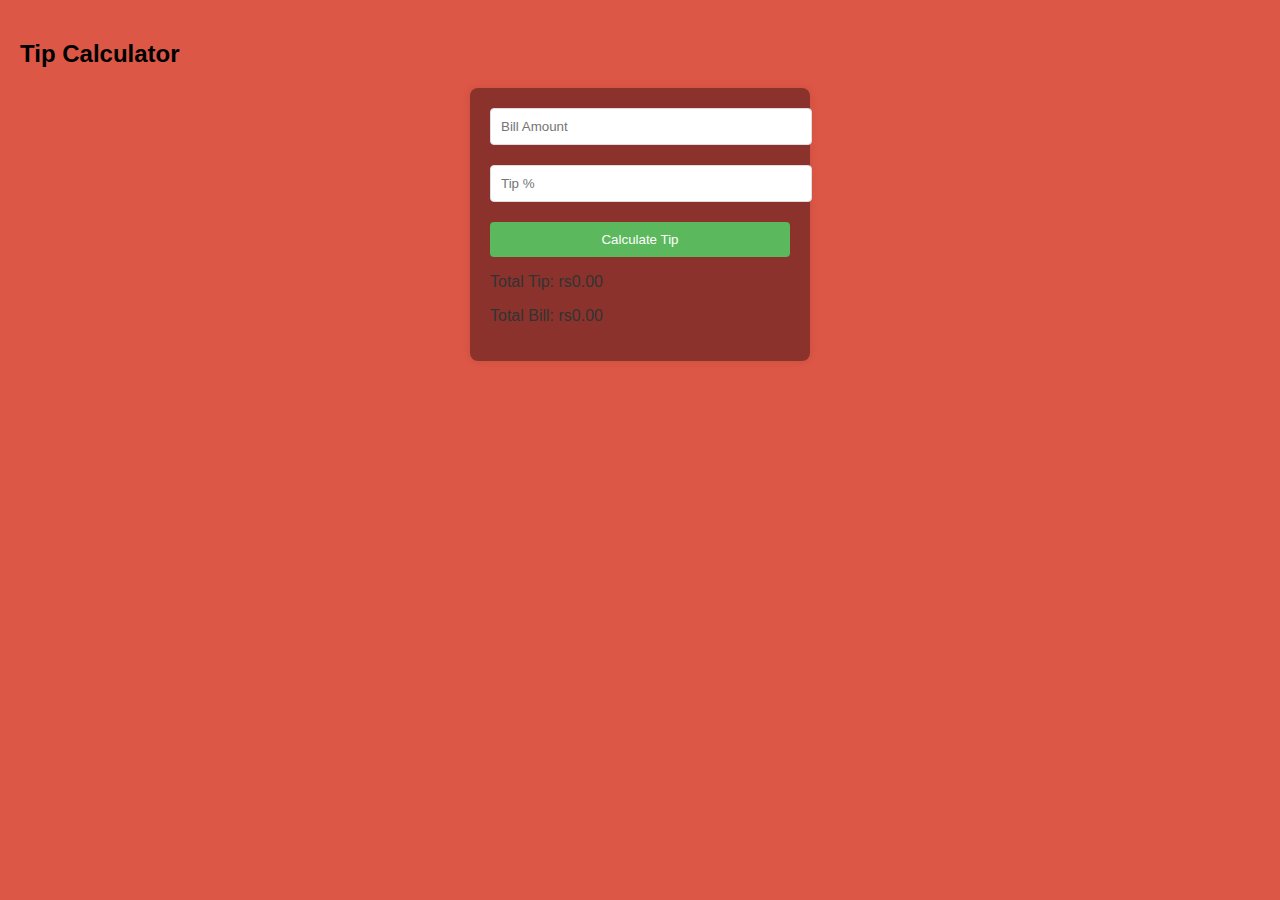
<file: CALCULATOR/index.html>
<!DOCTYPE html>
<html lang="en">
<head>
<meta charset="UTF-8">
<meta name="viewport" content="width=device-width, initial-scale=1.0">
<title>Tip Calculator</title>
<link rel="stylesheet" href="style.css">
</head>
<body>
  <h2>Tip Calculator</h2>
  <div id="calculator">
    <input type="number" id="billAmount" placeholder="Bill Amount">
    <input type="number" id="tipPercentage" placeholder="Tip %">
    <button onclick="calculateTip()">Calculate Tip</button>
    <p id="totalTip">Total Tip: rs0.00</p>
    <p id="totalBill">Total Bill: rs0.00</p>
  </div>
<script src="script.js"></script>
</body>
</html>
</file>
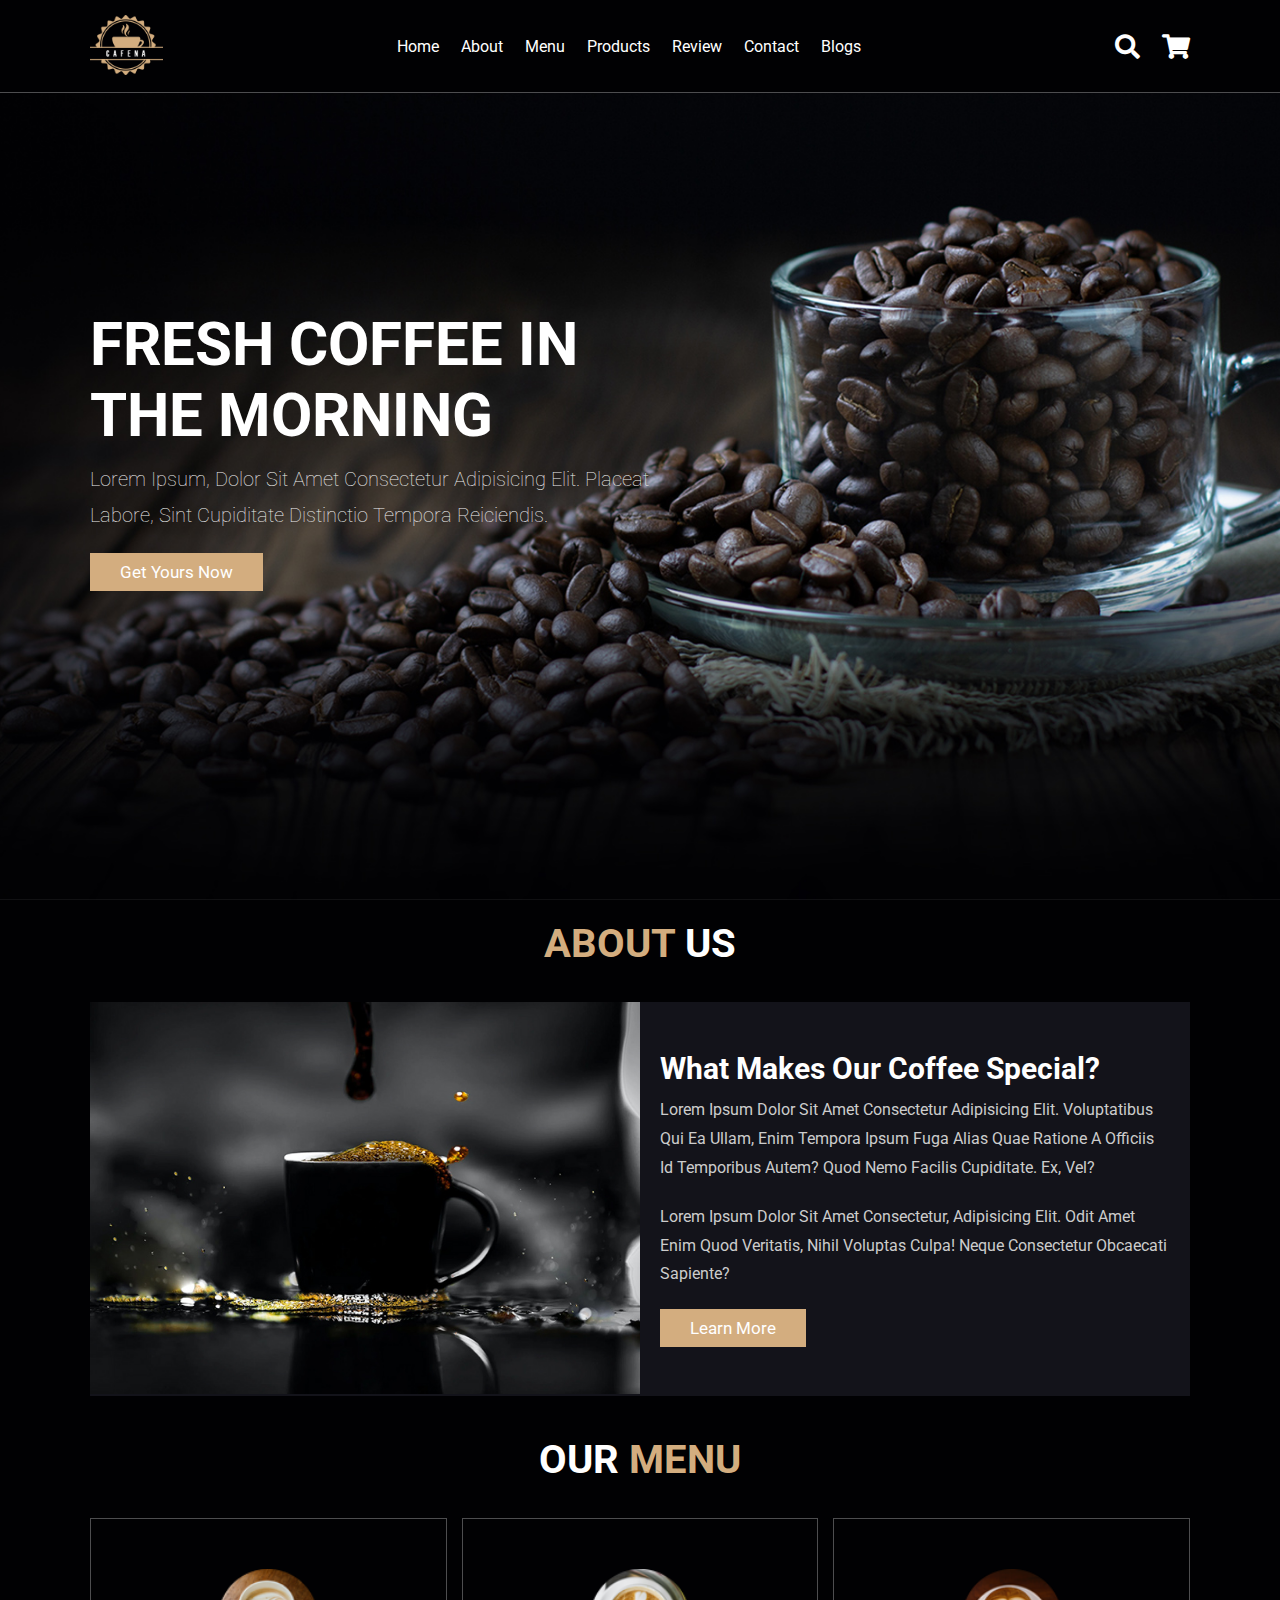
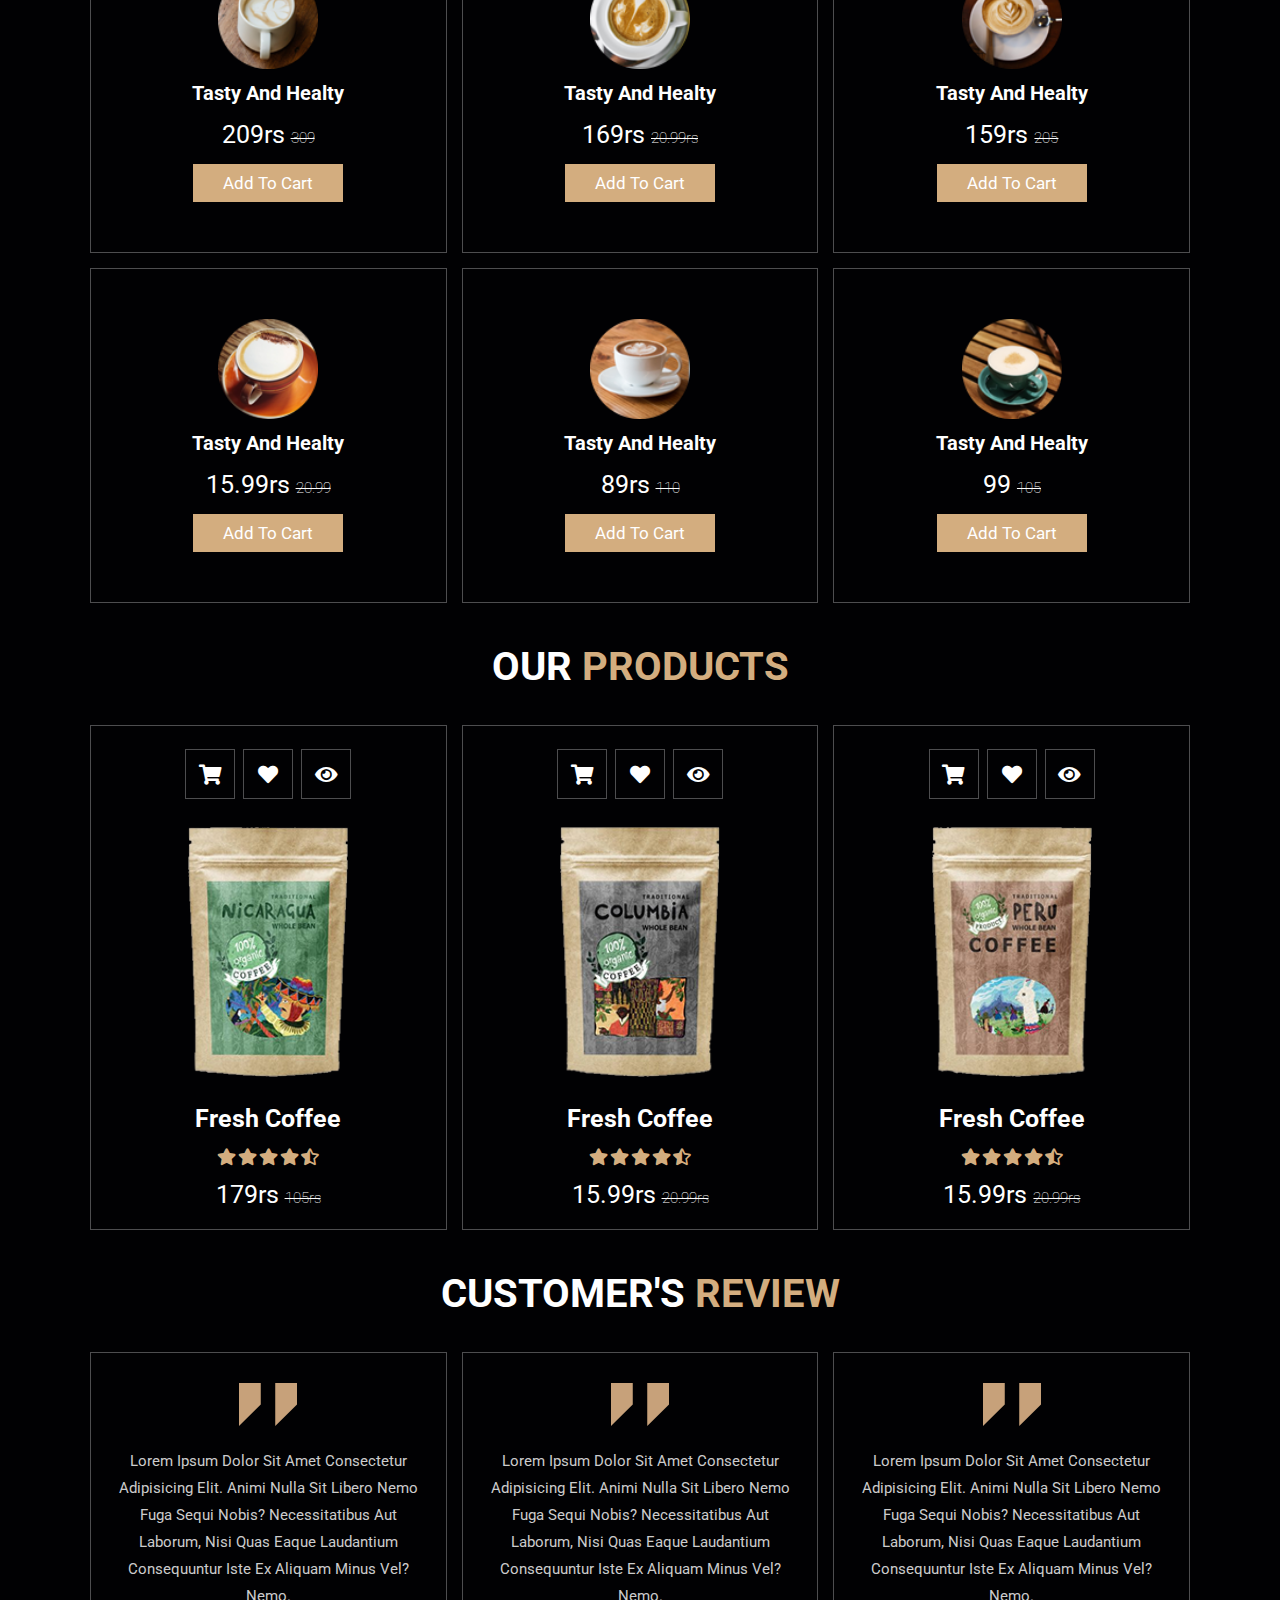
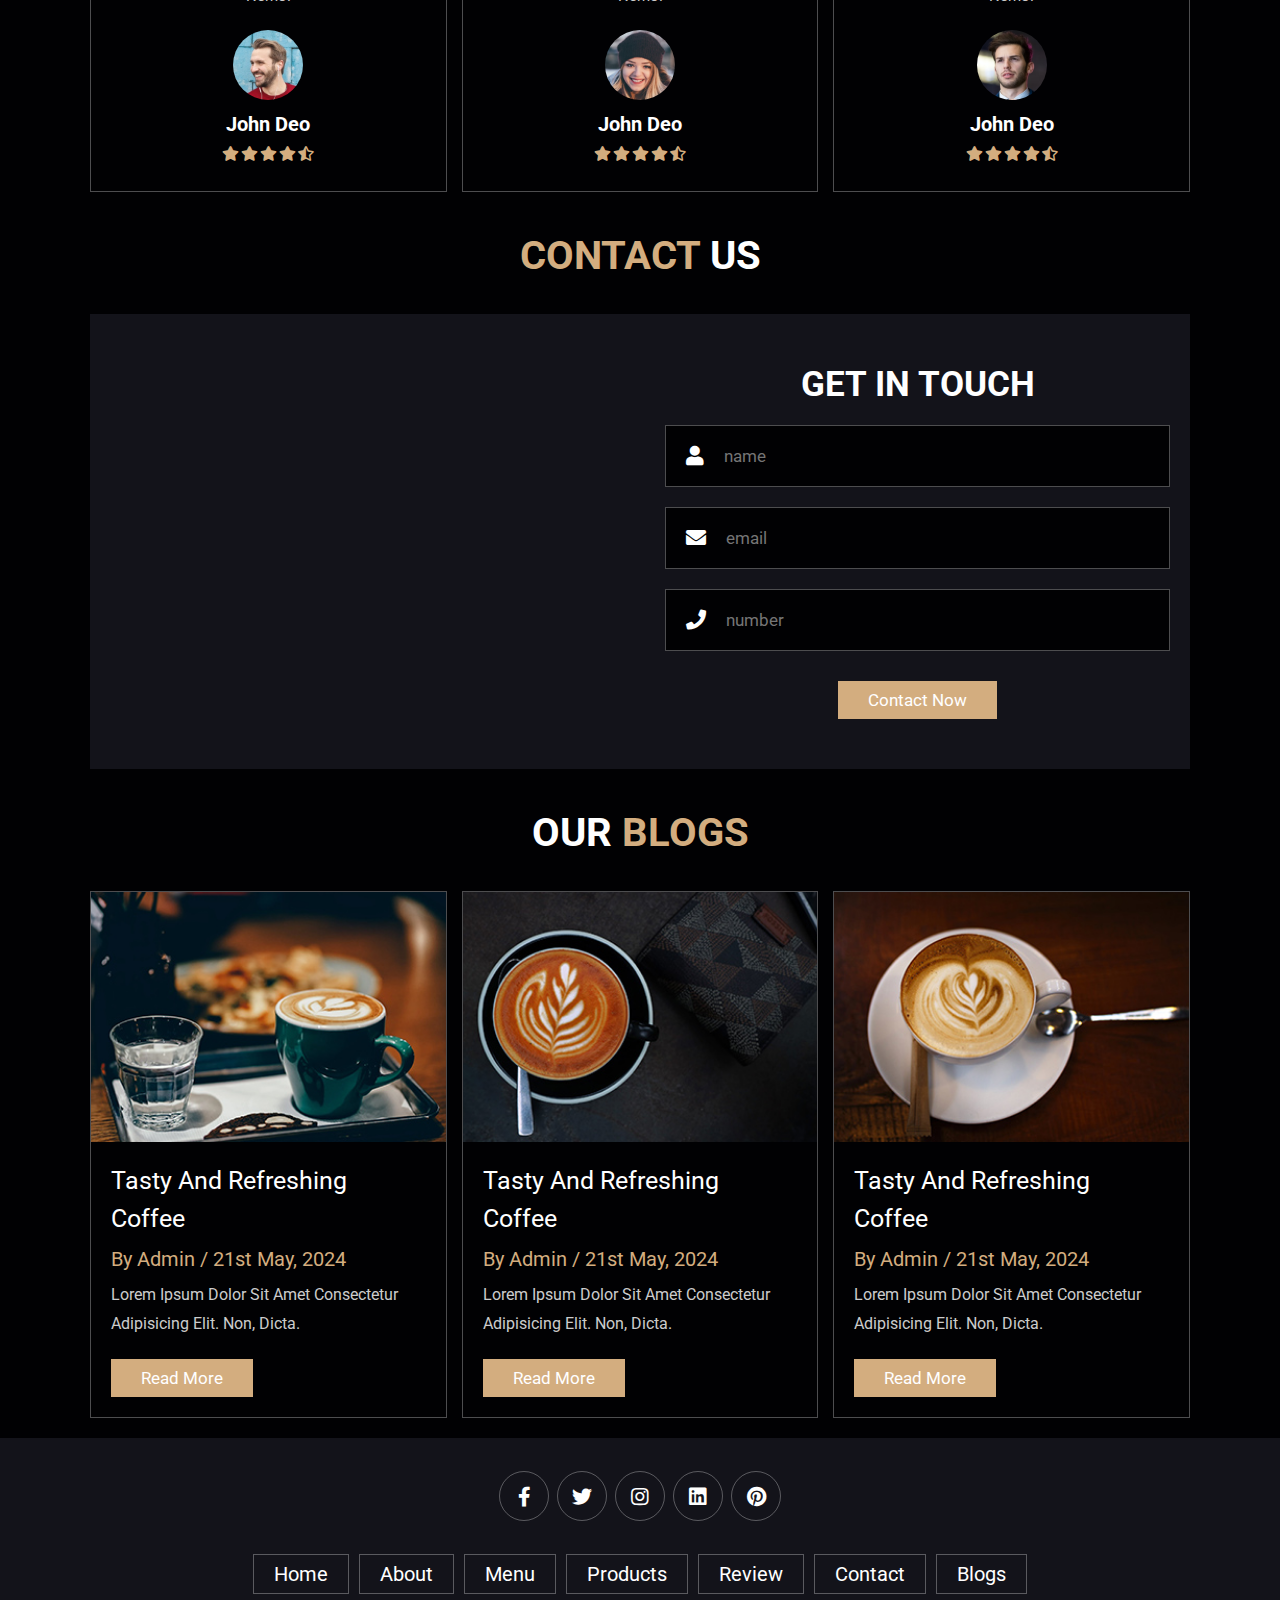
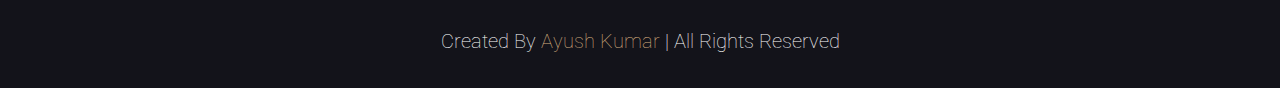
<file: COFEE-SHOP/index.html>
<!DOCTYPE html>
<html lang="en">
<head>
    <meta charset="UTF-8">
    <meta http-equiv="X-UA-Compatible" content="IE=edge">
    <meta name="viewport" content="width=device-width, initial-scale=1.0">
    <title>Welcome TO COFEEhub </title>

    <!-- font awesome cdn link  -->
    <link rel="stylesheet" href="https://cdnjs.cloudflare.com/ajax/libs/font-awesome/5.15.4/css/all.min.css">

    <!-- custom css file link  -->
    <link rel="stylesheet" href="css/style.css">

</head>
<body>
    
<!-- header section starts  -->

<header class="header">

    <a href="#" class="logo">
        <img src="images/logo.png" alt="">
    </a>

    <nav class="navbar">
        <a href="#home">home</a>
        <a href="#about">about</a>
        <a href="#menu">menu</a>
        <a href="#products">products</a>
        <a href="#review">review</a>
        <a href="#contact">contact</a>
        <a href="#blogs">blogs</a>
    </nav>

    <div class="icons">
        <div class="fas fa-search" id="search-btn"></div>
        <div class="fas fa-shopping-cart" id="cart-btn"></div>
        <div class="fas fa-bars" id="menu-btn"></div>
    </div>

    <div class="search-form">
        <input type="search" id="search-box" placeholder="search here...">
        <label for="search-box" class="fas fa-search"></label>
    </div>

    <div class="cart-items-container">
        <div class="cart-item">
            <span class="fas fa-times"></span>
            <img src="images/cart-item-1.png" alt="">
            <div class="content">
                <h3>cart item 01</h3>
                <div class="price">$15.99/-</div>
            </div>
        </div>
        <div class="cart-item">
            <span class="fas fa-times"></span>
            <img src="images/cart-item-2.png" alt="">
            <div class="content">
                <h3>cart item 02</h3>
                <div class="price">15.99rs/-</div>
            </div>
        </div>
        <div class="cart-item">
            <span class="fas fa-times"></span>
            <img src="images/cart-item-3.png" alt="">
            <div class="content">
                <h3>cart item 03</h3>
                <div class="price">15.99rs/-</div>
            </div>
        </div>
        <div class="cart-item">
            <span class="fas fa-times"></span>
            <img src="images/cart-item-4.png" alt="">
            <div class="content">
                <h3>cart item 04</h3>
                <div class="price">15.99rs/-</div>
            </div>
        </div>
        <a href="#" class="btn">checkout now</a>
    </div>

</header>

<!-- header section ends -->

<!-- home section starts  -->

<section class="home" id="home">

    <div class="content">
        <h3>fresh coffee in the morning</h3>
        <p>Lorem ipsum, dolor sit amet consectetur adipisicing elit. Placeat labore, sint cupiditate distinctio tempora reiciendis.</p>
        <a href="#" class="btn">get yours now</a>
    </div>

</section>

<!-- home section ends -->

<!-- about section starts  -->

<section class="about" id="about">

    <h1 class="heading"> <span>about</span> us </h1>

    <div class="row">

        <div class="image">
            <img src="images/about-img.jpeg" alt="">
        </div>

        <div class="content">
            <h3>what makes our coffee special?</h3>
            <p>Lorem ipsum dolor sit amet consectetur adipisicing elit. Voluptatibus qui ea ullam, enim tempora ipsum fuga alias quae ratione a officiis id temporibus autem? Quod nemo facilis cupiditate. Ex, vel?</p>
            <p>Lorem ipsum dolor sit amet consectetur, adipisicing elit. Odit amet enim quod veritatis, nihil voluptas culpa! Neque consectetur obcaecati sapiente?</p>
            <a href="#" class="btn">learn more</a>
        </div>

    </div>

</section>

<!-- about section ends -->

<!-- menu section starts  -->

<section class="menu" id="menu">

    <h1 class="heading"> our <span>menu</span> </h1>

    <div class="box-container">

        <div class="box">
            <img src="images/menu-1.png" alt="">
            <h3>tasty and healty</h3>
            <div class="price">209rs <span>309</span></div>
            <a href="#" class="btn">add to cart</a>
        </div>

        <div class="box">
            <img src="images/menu-2.png" alt="">
            <h3>tasty and healty</h3>
            <div class="price">169rs <span>20.99rs</span></div>
            <a href="#" class="btn">add to cart</a>
        </div>

        <div class="box">
            <img src="images/menu-3.png" alt="">
            <h3>tasty and healty</h3>
            <div class="price">159rs <span>205</span></div>
            <a href="#" class="btn">add to cart</a>
        </div>

        <div class="box">
            <img src="images/menu-4.png" alt="">
            <h3>tasty and healty</h3>
            <div class="price">15.99rs <span>20.99</span></div>
            <a href="#" class="btn">add to cart</a>
        </div>

        <div class="box">
            <img src="images/menu-5.png" alt="">
            <h3>tasty and healty</h3>
            <div class="price">89rs <span>110</span></div>
            <a href="#" class="btn">add to cart</a>
        </div>

        <div class="box">
            <img src="images/menu-6.png" alt="">
            <h3>tasty and healty</h3>
            <div class="price">99 <span>105</span></div>
            <a href="#" class="btn">add to cart</a>
        </div>

    </div>

</section>

<!-- menu section ends -->

<section class="products" id="products">

    <h1 class="heading"> our <span>products</span> </h1>

    <div class="box-container">

        <div class="box">
            <div class="icons">
                <a href="#" class="fas fa-shopping-cart"></a>
                <a href="#" class="fas fa-heart"></a>
                <a href="#" class="fas fa-eye"></a>
            </div>
            <div class="image">
                <img src="images/product-1.png" alt="">
            </div>
            <div class="content">
                <h3>fresh coffee</h3>
                <div class="stars">
                    <i class="fas fa-star"></i>
                    <i class="fas fa-star"></i>
                    <i class="fas fa-star"></i>
                    <i class="fas fa-star"></i>
                    <i class="fas fa-star-half-alt"></i>
                </div>
                <div class="price">179rs <span>105rs</span></div>
            </div>
        </div>

        <div class="box">
            <div class="icons">
                <a href="#" class="fas fa-shopping-cart"></a>
                <a href="#" class="fas fa-heart"></a>
                <a href="#" class="fas fa-eye"></a>
            </div>
            <div class="image">
                <img src="images/product-2.png" alt="">
            </div>
            <div class="content">
                <h3>fresh coffee</h3>
                <div class="stars">
                    <i class="fas fa-star"></i>
                    <i class="fas fa-star"></i>
                    <i class="fas fa-star"></i>
                    <i class="fas fa-star"></i>
                    <i class="fas fa-star-half-alt"></i>
                </div>
                <div class="price">15.99rs <span>20.99rs</span></div>
            </div>
        </div>

        <div class="box">
            <div class="icons">
                <a href="#" class="fas fa-shopping-cart"></a>
                <a href="#" class="fas fa-heart"></a>
                <a href="#" class="fas fa-eye"></a>
            </div>
            <div class="image">
                <img src="images/product-3.png" alt="">
            </div>
            <div class="content">
                <h3>fresh coffee</h3>
                <div class="stars">
                    <i class="fas fa-star"></i>
                    <i class="fas fa-star"></i>
                    <i class="fas fa-star"></i>
                    <i class="fas fa-star"></i>
                    <i class="fas fa-star-half-alt"></i>
                </div>
                <div class="price">15.99rs <span>20.99rs</span></div>
            </div>
        </div>

    </div>

</section>

<!-- review section starts  -->

<section class="review" id="review">

    <h1 class="heading"> customer's <span>review</span> </h1>

    <div class="box-container">

        <div class="box">
            <img src="images/quote-img.png" alt="" class="quote">
            <p>Lorem ipsum dolor sit amet consectetur adipisicing elit. Animi nulla sit libero nemo fuga sequi nobis? Necessitatibus aut laborum, nisi quas eaque laudantium consequuntur iste ex aliquam minus vel? Nemo.</p>
            <img src="images/pic-1.png" class="user" alt="">
            <h3>john deo</h3>
            <div class="stars">
                <i class="fas fa-star"></i>
                <i class="fas fa-star"></i>
                <i class="fas fa-star"></i>
                <i class="fas fa-star"></i>
                <i class="fas fa-star-half-alt"></i>
            </div>
        </div>

        <div class="box">
            <img src="images/quote-img.png" alt="" class="quote">
            <p>Lorem ipsum dolor sit amet consectetur adipisicing elit. Animi nulla sit libero nemo fuga sequi nobis? Necessitatibus aut laborum, nisi quas eaque laudantium consequuntur iste ex aliquam minus vel? Nemo.</p>
            <img src="images/pic-2.png" class="user" alt="">
            <h3>john deo</h3>
            <div class="stars">
                <i class="fas fa-star"></i>
                <i class="fas fa-star"></i>
                <i class="fas fa-star"></i>
                <i class="fas fa-star"></i>
                <i class="fas fa-star-half-alt"></i>
            </div>
        </div>
        
        <div class="box">
            <img src="images/quote-img.png" alt="" class="quote">
            <p>Lorem ipsum dolor sit amet consectetur adipisicing elit. Animi nulla sit libero nemo fuga sequi nobis? Necessitatibus aut laborum, nisi quas eaque laudantium consequuntur iste ex aliquam minus vel? Nemo.</p>
            <img src="images/pic-3.png" class="user" alt="">
            <h3>john deo</h3>
            <div class="stars">
                <i class="fas fa-star"></i>
                <i class="fas fa-star"></i>
                <i class="fas fa-star"></i>
                <i class="fas fa-star"></i>
                <i class="fas fa-star-half-alt"></i>
            </div>
        </div>

    </div>

</section>

<!-- review section ends -->

<!-- contact section starts  -->

<section class="contact" id="contact">

    <h1 class="heading"> <span>contact</span> us </h1>

    <div class="row">

        <iframe class="map" src="https://maps.google.com/maps?width=100%25&amp;height=600&amp;hl=en&amp;q=gull%20berg%203+(softer%20house)&amp;t=&amp;z=14&amp;ie=UTF8&amp;iwloc=B&amp;output=embed" allowfullscreen="" loading="lazy"></iframe>

        <form action="">
            <h3>get in touch</h3>
            <div class="inputBox">
                <span class="fas fa-user"></span>
                <input type="text" placeholder="name">
            </div>
            <div class="inputBox">
                <span class="fas fa-envelope"></span>
                <input type="email" placeholder="email">
            </div>
            <div class="inputBox">
                <span class="fas fa-phone"></span>
                <input type="number" placeholder="number">
            </div>
            <input type="submit" value="contact now" class="btn">
        </form>

    </div>

</section>

<!-- contact section ends -->

<!-- blogs section starts  -->

<section class="blogs" id="blogs">

    <h1 class="heading"> our <span>blogs</span> </h1>

    <div class="box-container">

        <div class="box">
            <div class="image">
                <img src="images/blog-1.jpeg" alt="">
            </div>
            <div class="content">
                <a href="#" class="title">tasty and refreshing coffee</a>
                <span>by admin / 21st may, 2024</span>
                <p>Lorem ipsum dolor sit amet consectetur adipisicing elit. Non, dicta.</p>
                <a href="#" class="btn">read more</a>
            </div>
        </div>

        <div class="box">
            <div class="image">
                <img src="images/blog-2.jpeg" alt="">
            </div>
            <div class="content">
                <a href="#" class="title">tasty and refreshing coffee</a>
                <span>by admin / 21st may, 2024</span>
                <p>Lorem ipsum dolor sit amet consectetur adipisicing elit. Non, dicta.</p>
                <a href="#" class="btn">read more</a>
            </div>
        </div>

        <div class="box">
            <div class="image">
                <img src="images/blog-3.jpeg" alt="">
            </div>
            <div class="content">
                <a href="#" class="title">tasty and refreshing coffee</a>
                <span>by admin / 21st may, 2024</span>
                <p>Lorem ipsum dolor sit amet consectetur adipisicing elit. Non, dicta.</p>
                <a href="#" class="btn">read more</a>
            </div>
        </div>

    </div>

</section>

<!-- blogs section ends -->

<!-- footer section starts  -->

<section class="footer">

    <div class="share">
        <a href="#" class="fab fa-facebook-f"></a>
        <a href="#" class="fab fa-twitter"></a>
        <a href="#" class="fab fa-instagram"></a>
        <a href="#" class="fab fa-linkedin"></a>
        <a href="#" class="fab fa-pinterest"></a>
    </div>

    <div class="links">
        <a href="#">home</a>
        <a href="#">about</a>
        <a href="#">menu</a>
        <a href="#">products</a>
        <a href="#">review</a>
        <a href="#">contact</a>
        <a href="#">blogs</a>
    </div>

    <div class="credit">created by <span>Ayush Kumar</span> | all rights reserved</div>

</section>

<!-- footer section ends -->


<!-- custom js file link  -->
<script src="js/script.js"></script>

</body>
</html>
</file>
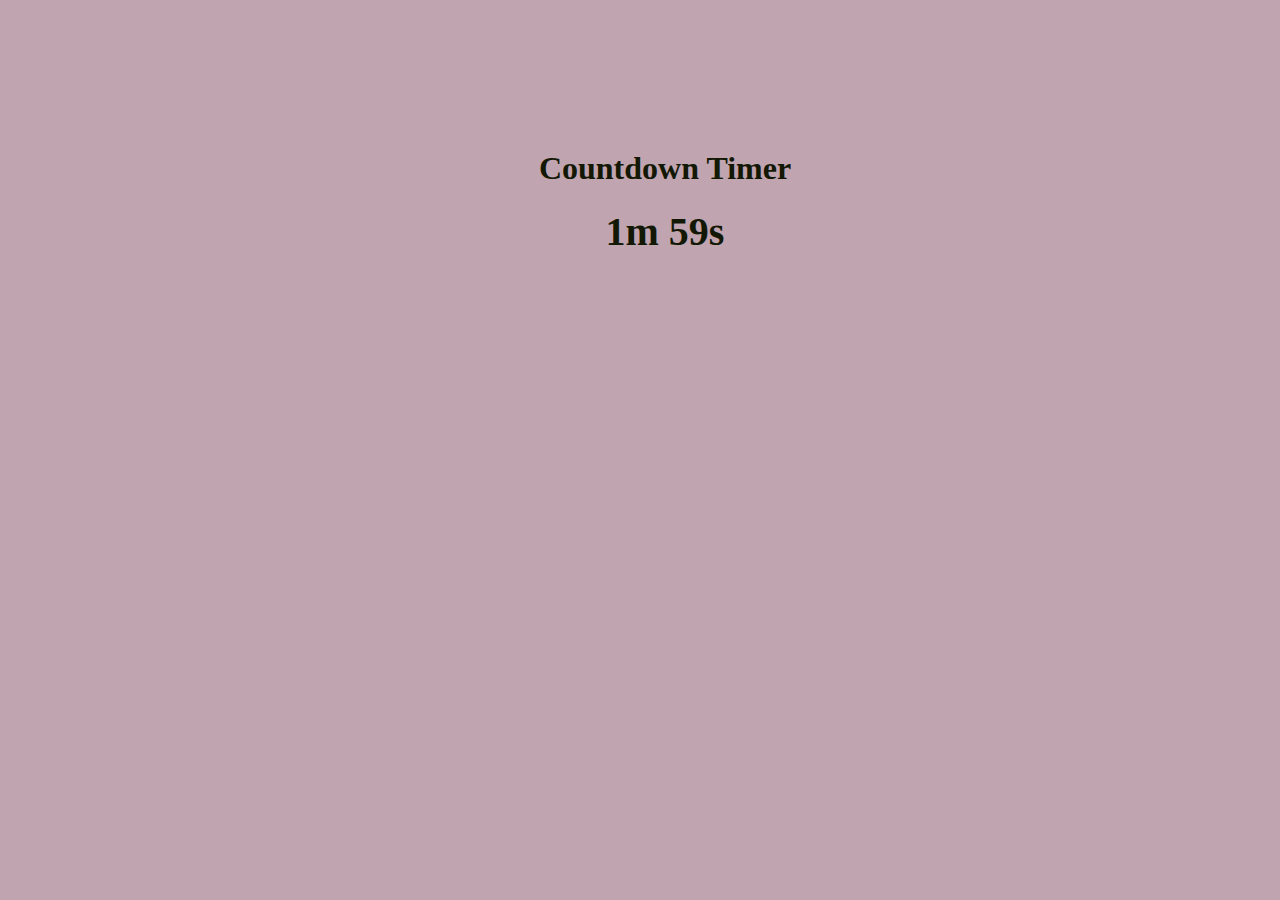
<file: COUNTDOWN-TIMER/index.html>
<!DOCTYPE html>
<html lang="en">
<head>
    <meta charset="UTF-8">
    <meta name="viewport" content="width=device-width, initial-scale=1.0">
    <title>Countdown Timer</title>
    <link rel="stylesheet" href="style.css">
</head>
<body>
    
    <div class="container">
        <h1>Countdown Timer</h1>
        <span id="timer"></span>
    </div>
    <script src="script.js"></script>
</body>
</html>
</file>
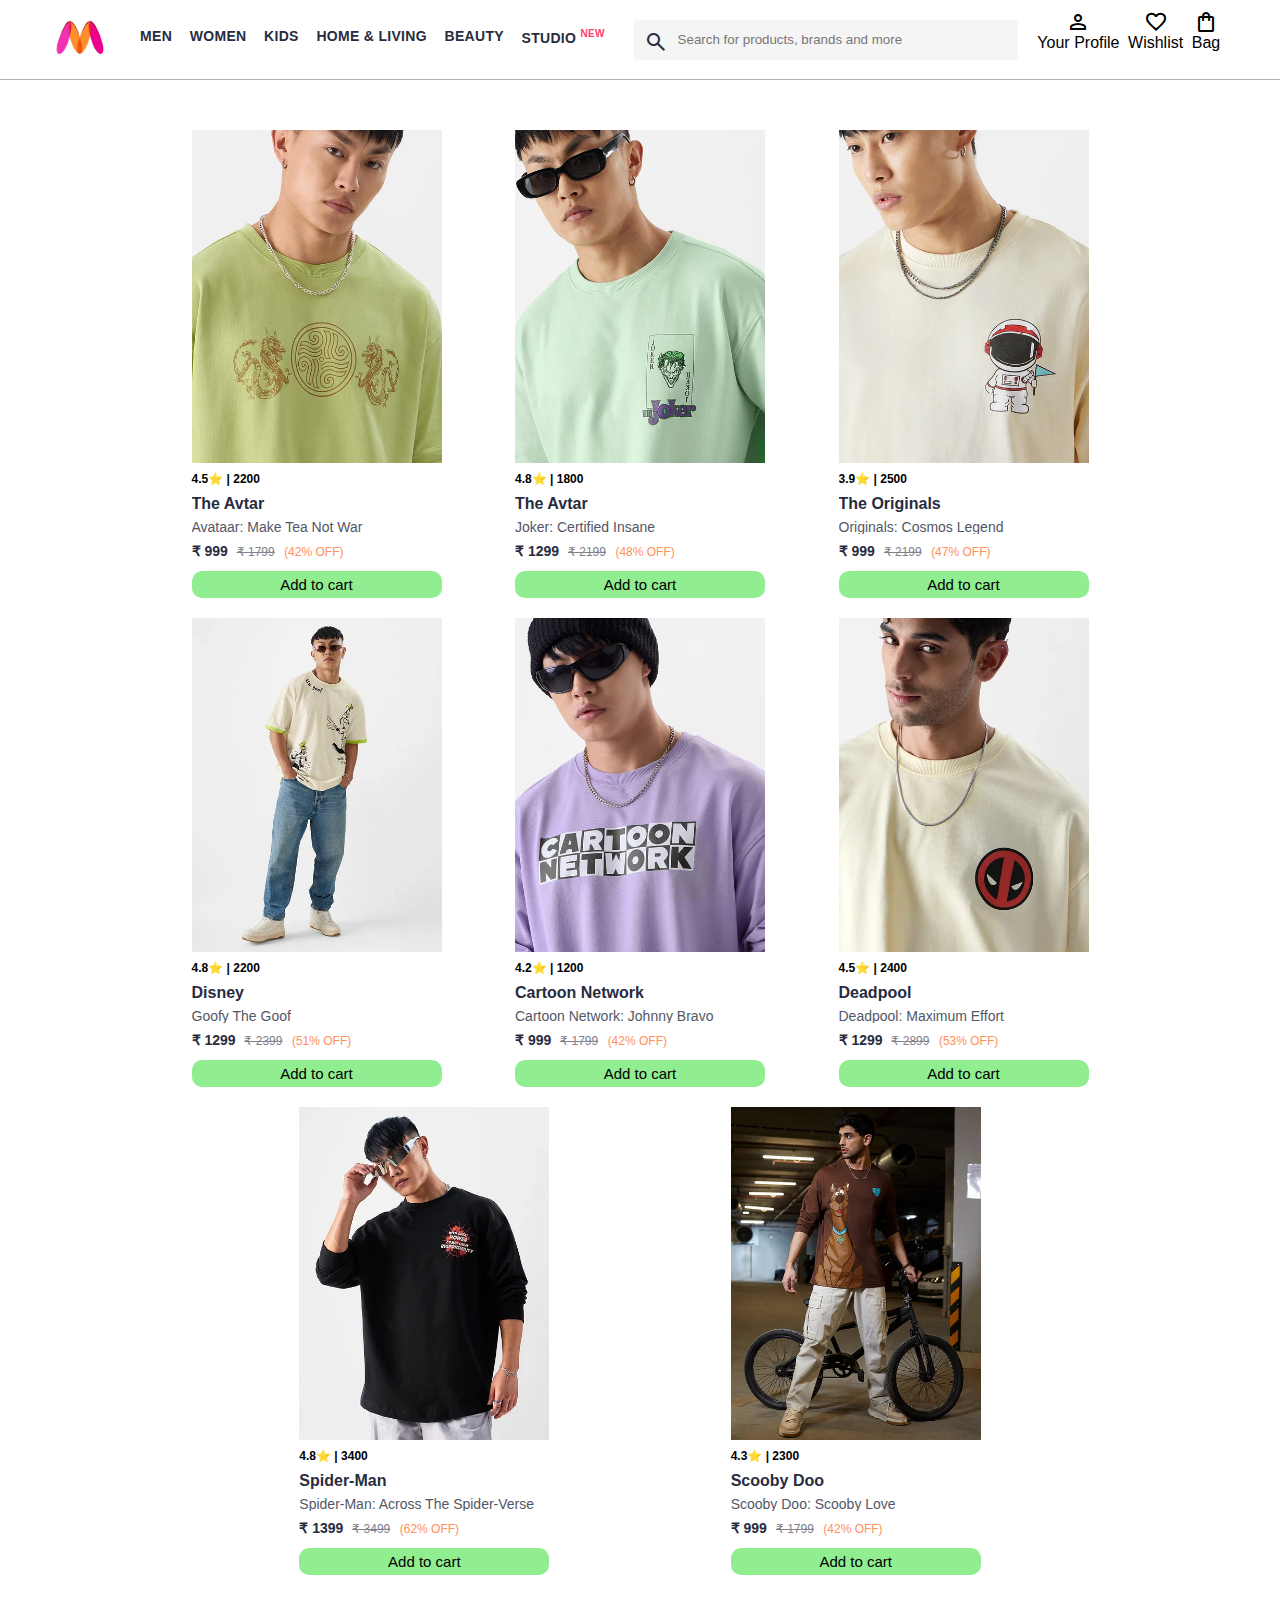
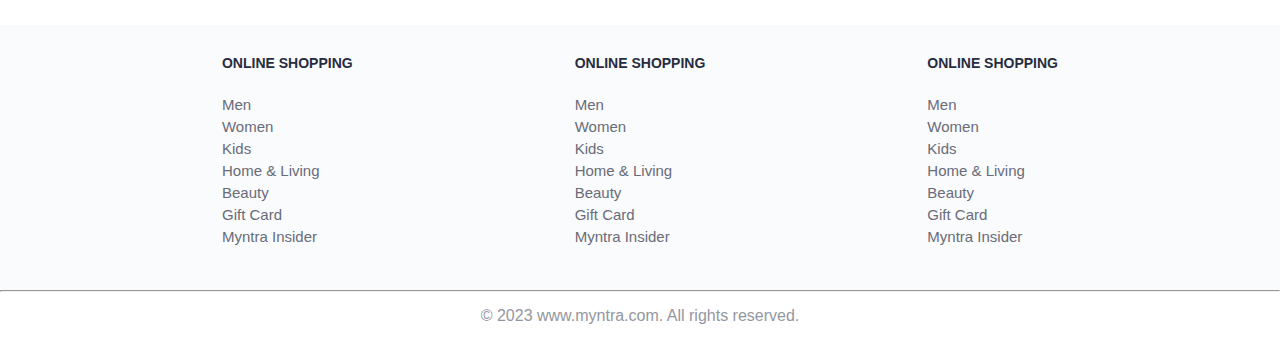
<file: MYNTRA CLONE/index.html>
<!DOCTYPE html>
<html lang="en">
<head>
    <title>Myntra  Clone</title>
    <link rel="icon" href="images/myntra_logo.webp" type="image/icon type">
    <link rel="stylesheet" href="css/index.css">
    <link rel="stylesheet" href="https://fonts.googleapis.com/css2?family=Material+Symbols+Outlined:opsz,wght,FILL,GRAD@20..48,100..700,0..1,-50..200" />
</head>
<body>
    <header>
        <div class="logo_container">
            <a href="#"><img class="myntra_home" src="images/myntra_logo.webp" alt="Myntra Home"></a>
        </div>
        <nav class="nav_bar">
            <a href="#">Men</a>
            <a href="#">Women</a>
            <a href="#">Kids</a>
            <a href="#">Home & Living</a>
            <a href="#">Beauty</a>
            <a href="#">Studio <sup>New</sup></a>
        </nav>
        <div class="search_bar">
            <span class="material-symbols-outlined search_icon">search</span>
            <input class="search_input" placeholder="Search for products, brands and more">
        </div>
        <div class="action_bar">
            <div class="action_container">
                <span class="material-symbols-outlined action_icon">person</span>
                <span class="action_name">Your Profile</span>
            </div>

            <div class="action_container">
                <span class="material-symbols-outlined action_icon">favorite</span>
                <span class="action_name">Wishlist</span>
            </div>

            <a class="action_container" href="pages/bag.html">
                <span class="material-symbols-outlined action_icon">shopping_bag</span>
                <span class="action_name">Bag</span>
                <span class="bag-item-count">0</span>
            </a>
        </div>
    </header>
    <main>
        <div class="items-container">
        </div>    
    </main>
    <footer>
        <div class="footer_container">
            <div class="footer_column">
                <h3>ONLINE SHOPPING</h3>

                <a href="#">Men</a>
                <a href="#">Women</a>
                <a href="#">Kids</a>
                <a href="#">Home & Living</a>
                <a href="#">Beauty</a>
                <a href="#">Gift Card</a>
                <a href="#">Myntra Insider</a>
            </div>

            <div class="footer_column">
                <h3>ONLINE SHOPPING</h3>

                <a href="#">Men</a>
                <a href="#">Women</a>
                <a href="#">Kids</a>
                <a href="#">Home & Living</a>
                <a href="#">Beauty</a>
                <a href="#">Gift Card</a>
                <a href="#">Myntra Insider</a>
            </div>

            <div class="footer_column">
                <h3>ONLINE SHOPPING</h3>

                <a href="#">Men</a>
                <a href="#">Women</a>
                <a href="#">Kids</a>
                <a href="#">Home & Living</a>
                <a href="#">Beauty</a>
                <a href="#">Gift Card</a>
                <a href="#">Myntra Insider</a>
            </div>
        </div>
        <hr>

        <div class="copyright">
            © 2023 www.myntra.com. All rights reserved.
        </div>
    </footer>
    <script src="data/items.js"></script>
    <script src="scripts/index.js"></script>
</body>
</html>
</file>
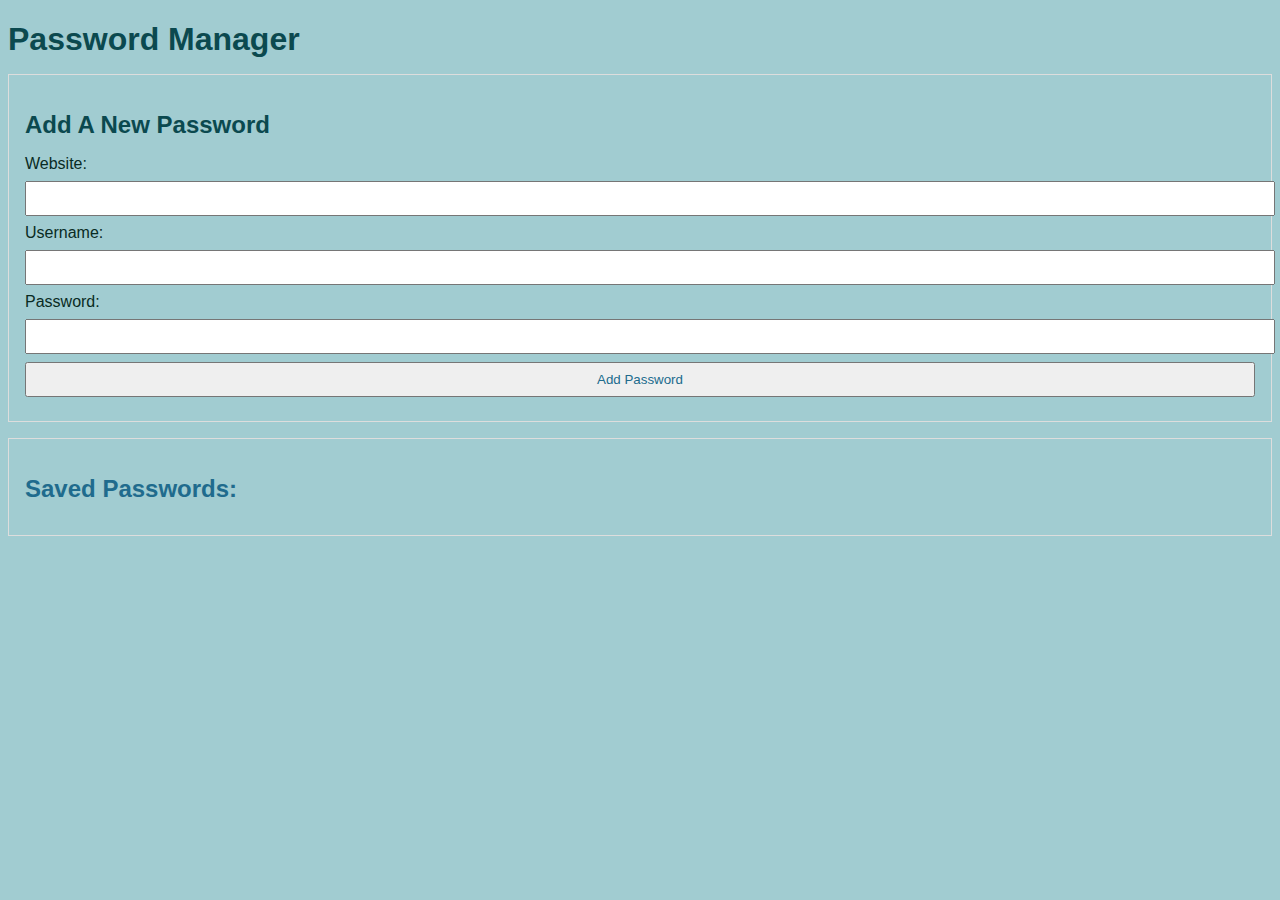
<file: PASSWORD-MANAGER/index.html>
<!DOCTYPE html>
<html lang="en">
<head>
  <meta charset="UTF-8">
  <meta name="viewport" content="width=device-width, initial-scale=1.0">
  <title>Simple Password Manager</title>
  <link rel="stylesheet" href="style.css">
</head>
<body>
  <h1> Password Manager</h1>
  <div id="form-container">
    <h2>Add A New Password</h2>
    <form id="password-form">
      <label for="website">Website:</label>
      <input type="text" id="website" name="website" required>
      <label for="username">Username:</label>
      <input type="text" id="username" name="username" required>
      <label for="password">Password:</label>
      <input type="password" id="password" name="password" required>
      <button class="submit">Add Password</button>
    </form>
  </div>
  <div id="password-list-container">
    <h2 class="submit">Saved Passwords: </h2>
    <ul id="password-list"></ul>
  </div>
  <script src="script.js"></script>
</body>
</html>
</file>
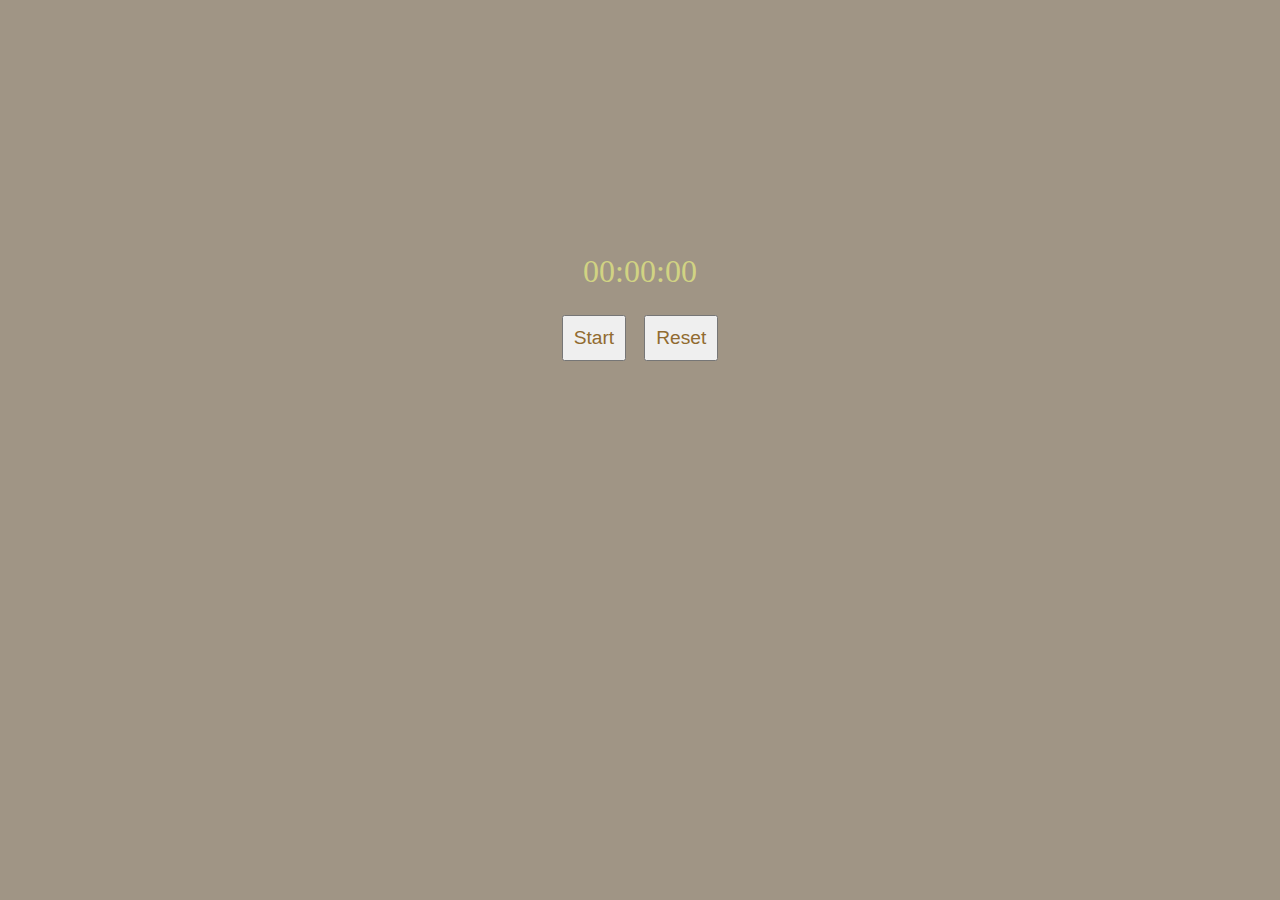
<file: STOPWATCH/index.html>
<!DOCTYPE html>
<html lang="en">
<head>
<meta charset="UTF-8">
<meta name="viewport" content="width=device-width, initial-scale=1.0">
<title>Stopwatch</title>
<link rel="stylesheet" href="styles.css">
</head>
<body>
<div class="stopwatch">
  <div id="time">00:00:00</div>
  <button id="startStop">Start</button>
  <button id="reset">Reset</button>
</div>
<script src="script.js"></script>
</body>
</html>
</file>
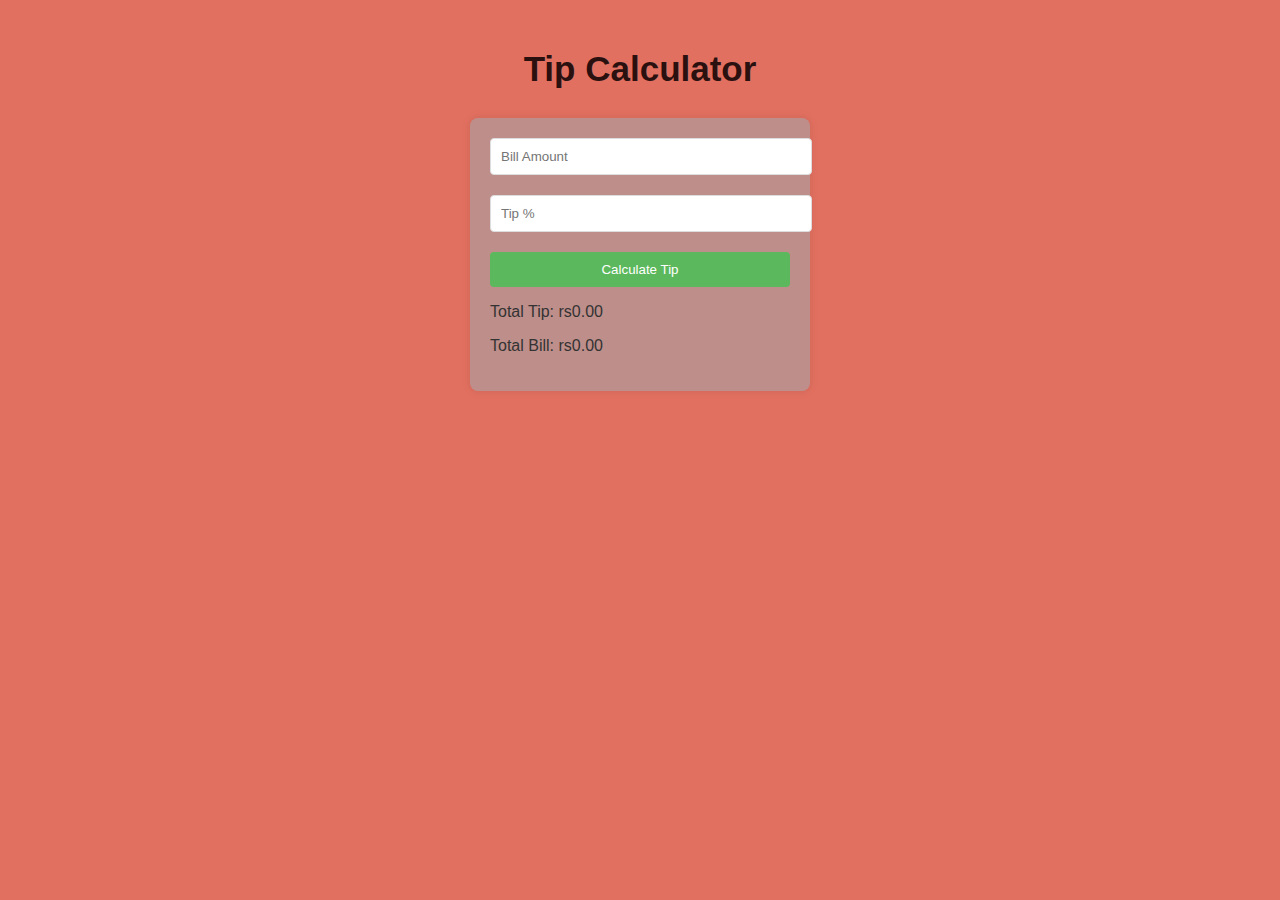
<file: TIP-CALCULATOR/index.html>
<!DOCTYPE html>
<html lang="en">
<head>
<meta charset="UTF-8">
<meta name="viewport" content="width=device-width, initial-scale=1.0">
<title id="heading">Tip Calculator</title>
<link rel="stylesheet" href="style.css">
</head>
<body>
  <h2 id="top"> Tip Calculator</h2>
  <div id="calculator">
    <input type="number" id="billAmount" placeholder="Bill Amount">
    <input type="number" id="tipPercentage" placeholder="Tip %">
    <button onclick="calculateTip()">Calculate Tip</button>
    <p id="totalTip">Total Tip: rs0.00</p>
    <p id="totalBill">Total Bill: rs0.00</p>
  </div>
<script src="script.js"></script>
</body>
</html>
</file>
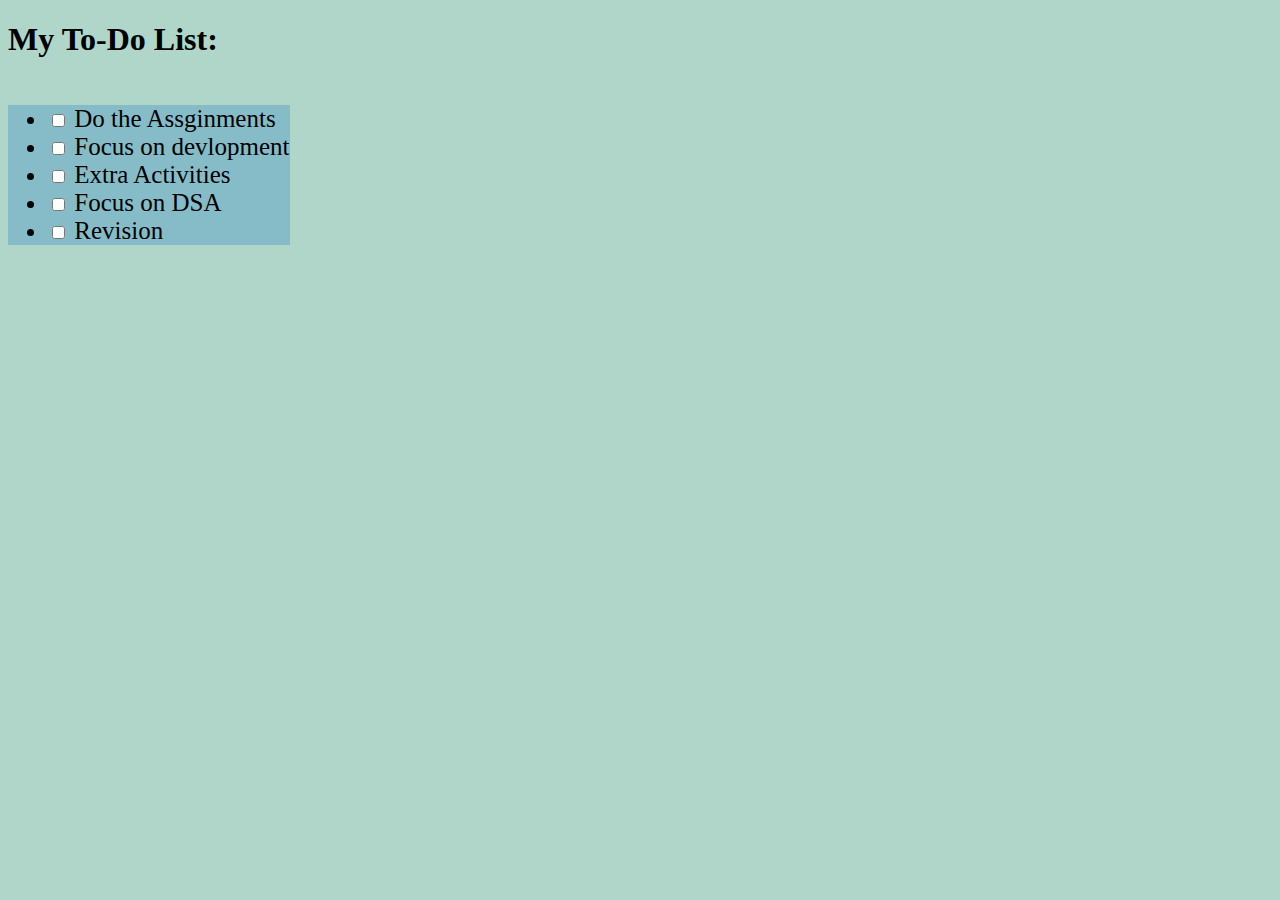
<file: TO-DO LIST/index.html>
<!DOCTYPE html>
<html lang="en">
<head>
    <meta charset="UTF-8">
    <meta name="viewport" content="width=device-width, initial-scale=1.0">
    
    <title>My To-Do List</title>
</head>
<link rel="stylesheet" href="style.css">
<body style="background-color: rgb(175, 214, 200);">
    <div class="container">
        <h1>My To-Do List:</h1>
        <ul id="taskList" style="background-color: rgba(130, 185, 199, 0.914);">
            <li>
                <input type="checkbox" id="task1">
                <label for="task1"> Do the Assginments</label>
            </li>
            <li>
                <input type="checkbox" id="task2">
                <label for="task2">Focus on devlopment</label>
            </li>
            <li>
                <input type="checkbox" id="task3">
                <label for="task3">Extra Activities</label>
            </li>
            <li>
                <input type="checkbox" id="task4">
                <label for="task4">Focus on DSA</label>
            </li>
            <li>
                <input type="checkbox" id="task5">
                <label for="task5">Revision</label>
            </li>
        </ul>
    </div>
</body>
</html>
</file>
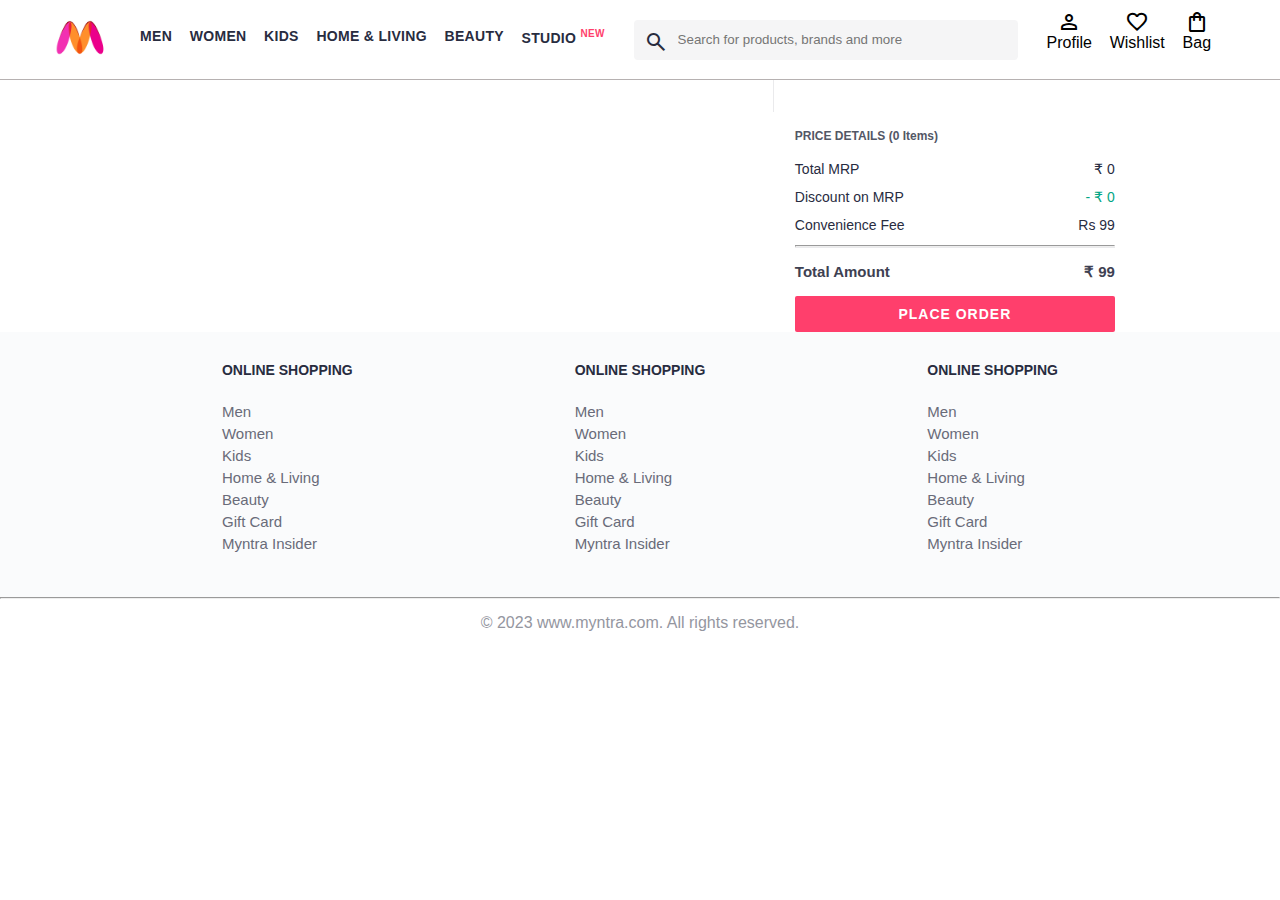
<file: MYNTRA CLONE/pages/bag.html>
<!DOCTYPE html>
<html lang="en">
<head>
    <title>Myntra Clone</title>
    <link rel="icon" href="../images/myntra_logo.webp" type="image/icon type">
    <link rel="stylesheet" href="../css/index.css">
    <link rel="stylesheet" href="../css/bag.css">
    <link rel="stylesheet" href="https://fonts.googleapis.com/css2?family=Material+Symbols+Outlined:opsz,wght,FILL,GRAD@20..48,100..700,0..1,-50..200" />
</head>
<body>
    <header>
        <div class="logo_container">
            <a href="../index.html"><img class="myntra_home" src="../images/myntra_logo.webp" alt="Myntra Home"></a>
        </div>
        <nav class="nav_bar">
            <a href="#">Men</a>
            <a href="#">Women</a>
            <a href="#">Kids</a>
            <a href="#">Home & Living</a>
            <a href="#">Beauty</a>
            <a href="#">Studio <sup>New</sup></a>
        </nav>
        <div class="search_bar">
            <span class="material-symbols-outlined search_icon">search</span>
            <input class="search_input" placeholder="Search for products, brands and more">
        </div>
        <div class="action_bar">
            <div class="action_container">
                <span class="material-symbols-outlined action_icon">person</span>
                <span class="action_name">Profile</span>
            </div>

            <div class="action_container">
                <span class="material-symbols-outlined action_icon">favorite</span>
                <span class="action_name">Wishlist</span>
            </div>

            <div class="action_container">
                <span class="material-symbols-outlined action_icon">shopping_bag</span>
                <span class="action_name">Bag</span>
                <span class="bag-item-count">0</span>
            </div>
        </div>
    </header>
    <main>
      <div class="bag-page">
        <div class="bag-items-container">  
        </div>
        <div class="bag-summary">
          
        </div>

      </div>
    </main>
    <footer>
        <div class="footer_container">
            <div class="footer_column">
                <h3>ONLINE SHOPPING</h3>

                <a href="#">Men</a>
                <a href="#">Women</a>
                <a href="#">Kids</a>
                <a href="#">Home & Living</a>
                <a href="#">Beauty</a>
                <a href="#">Gift Card</a>
                <a href="#">Myntra Insider</a>
            </div>

            <div class="footer_column">
                <h3>ONLINE SHOPPING</h3>

                <a href="#">Men</a>
                <a href="#">Women</a>
                <a href="#">Kids</a>
                <a href="#">Home & Living</a>
                <a href="#">Beauty</a>
                <a href="#">Gift Card</a>
                <a href="#">Myntra Insider</a>
            </div>

            <div class="footer_column">
                <h3>ONLINE SHOPPING</h3>

                <a href="#">Men</a>
                <a href="#">Women</a>
                <a href="#">Kids</a>
                <a href="#">Home & Living</a>
                <a href="#">Beauty</a>
                <a href="#">Gift Card</a>
                <a href="#">Myntra Insider</a>
            </div>
        </div>
        <hr>

        <div class="copyright">
            © 2023 www.myntra.com. All rights reserved.
        </div>
    </footer>
    <script src="../data/items.js"></script>
    <script src="../scripts/index.js"></script>
    <script src="../scripts/bag.js"></script>
</body>
</html>
</file>
<file: CALCULATOR/style.css>
body {
    font-family: 'Arial', sans-serif;
    background-color: rgb(221, 87, 70);
    margin: 0;
    padding: 20px;
  }
  
  #calculator {
    max-width: 300px;
    margin: auto;
    background: rgb(139, 50, 44);
    padding: 20px;
    border-radius: 8px;
    box-shadow: 0 0 10px rgba(0, 0, 0, 0.1);
  }
  
  input[type=number] {
    width: 100%;
    padding: 10px;
    margin-bottom: 20px;
    border: 1px solid #ddd;
    border-radius: 4px;
  }
  
  button {
    width: 100%;
    padding: 10px;
    background-color: #5cb85c;
    color: white;
    border: none;
    border-radius: 4px;
    cursor: pointer;
  }
  
  button:hover {
    background-color: #4cae4c;
  }
  
  p {
    color: #333;
  }
</file>
<file: COFEE-SHOP/css/style.css>
@import url('https://fonts.googleapis.com/css2?family=Roboto:wght@100;300;400;500;700&display=swap');

:root{
    --main-color:#d3ad7f;
    --black:#13131a;
    --bg:#010103;
    --border:.1rem solid rgba(255,255,255,.3);
}

*{
    font-family: 'Roboto', sans-serif;
    margin:0; padding:0;
    box-sizing: border-box;
    outline: none; border:none;
    text-decoration: none;
    text-transform: capitalize;
    transition: .2s linear;
}

html{
    font-size: 62.5%;
    overflow-x: hidden;
    scroll-padding-top: 9rem;
    scroll-behavior: smooth;
}

html::-webkit-scrollbar{
    width: .8rem;
}

html::-webkit-scrollbar-track{
    background: transparent;
}

html::-webkit-scrollbar-thumb{
    background: #fff;
    border-radius: 5rem;
}

body{
    background: var(--bg);
}

section{
    padding:2rem 7%;
}

.heading{
    text-align: center;
    color:#fff;
    text-transform: uppercase;
    padding-bottom: 3.5rem;
    font-size: 4rem;
}

.heading span{
    color:var(--main-color);
    text-transform: uppercase;
}

.btn{
    margin-top: 1rem;
    display: inline-block;
    padding:.9rem 3rem;
    font-size: 1.7rem;
    color:#fff;
    background: var(--main-color);
    cursor: pointer;
}

.btn:hover{
    letter-spacing: .2rem;
}

.header{
    background: var(--bg);
    display: flex;
    align-items: center;
    justify-content: space-between;
    padding:1.5rem 7%;
    border-bottom: var(--border);
    position: fixed;
    top:0; left: 0; right: 0;
    z-index: 1000;
}

.header .logo img{
    height: 6rem;
}

.header .navbar a{
    margin:0 1rem;
    font-size: 1.6rem;
    color:#fff;
}

.header .navbar a:hover{
    color:var(--main-color);
    border-bottom: .1rem solid var(--main-color);
    padding-bottom: .5rem;
}

.header .icons div{
    color:#fff;
    cursor: pointer;
    font-size: 2.5rem;
    margin-left: 2rem;
}

.header .icons div:hover{
    color:var(--main-color);
}

#menu-btn{
    display: none;
}

.header .search-form{
    position: absolute;
    top:115%; right: 7%;
    background: #fff;
    width: 50rem;
    height: 5rem;
    display: flex;
    align-items: center;
    transform: scaleY(0);
    transform-origin: top;
}

.header .search-form.active{
    transform: scaleY(1);
}

.header .search-form input{
    height: 100%;
    width: 100%;
    font-size: 1.6rem;
    color:var(--black);
    padding:1rem;
    text-transform: none;
}

.header .search-form label{
    cursor: pointer;
    font-size: 2.2rem;
    margin-right: 1.5rem;
    color:var(--black);
}

.header .search-form label:hover{
    color:var(--main-color);
}

.header .cart-items-container{
    position: absolute;
    top:100%; right: -100%;
    height: calc(100vh - 9.5rem);
    width: 35rem;
    background: #fff;
    padding:0 1.5rem;
}

.header .cart-items-container.active{
    right: 0;
}

.header .cart-items-container .cart-item{
    position: relative;
    margin:2rem 0;
    display: flex;
    align-items: center;
    gap:1.5rem;
}

.header .cart-items-container .cart-item .fa-times{
    position: absolute;
    top:1rem; right: 1rem;
    font-size: 2rem;
    cursor: pointer;
    color: var(--black);
}

.header .cart-items-container .cart-item .fa-times:hover{
    color:var(--main-color);
}

.header .cart-items-container .cart-item img{
    height: 7rem;
}

.header .cart-items-container .cart-item .content h3{
    font-size: 2rem;
    color:var(--black);
    padding-bottom: .5rem;
}

.header .cart-items-container .cart-item .content .price{
    font-size: 1.5rem;
    color:var(--main-color);
}

.header .cart-items-container .btn{
    width: 100%;
    text-align: center;
}

.home{
    min-height: 100vh;
    display: flex;
    align-items: center;
    background:url(../images/home-img.jpeg) no-repeat;
    background-size: cover;
    background-position: center;
}

.home .content{
    max-width: 60rem;
}

.home .content h3{
    font-size: 6rem;
    text-transform: uppercase;
    color:#fff;
}

.home .content p{
    font-size: 2rem;
    font-weight: lighter;
    line-height: 1.8;
    padding:1rem 0;
    color:#eee;
}

.about .row{
    display: flex;
    align-items: center;
    background:var(--black);
    flex-wrap: wrap;
}

.about .row .image{
    flex:1 1 45rem;
}

.about .row .image img{
    width: 100%;
}
.about .row .content{
    flex:1 1 45rem;
    padding:2rem;
}

.about .row .content h3{
    font-size: 3rem;
    color:#fff;
}

.about .row .content p{
    font-size: 1.6rem;
    color:#ccc;
    padding:1rem 0;
    line-height: 1.8;
}

.menu .box-container{
    display: grid;
    grid-template-columns: repeat(auto-fit, minmax(30rem, 1fr));
    gap:1.5rem;
}

.menu .box-container .box{
    padding:5rem;
    text-align: center;
    border:var(--border);    
}

.menu .box-container .box img{
    height: 10rem;
}

.menu .box-container .box h3{
    color: #fff;
    font-size: 2rem;
    padding:1rem 0;
}

.menu .box-container .box .price{
    color: #fff;
    font-size: 2.5rem;
    padding:.5rem 0;
}

.menu .box-container .box .price span{
    font-size: 1.5rem;
    text-decoration: line-through;
    font-weight: lighter;
}

.menu .box-container .box:hover{
    background:#fff;
}

.menu .box-container .box:hover > *{
    color:var(--black);
}

.products .box-container{
    display: grid;
    grid-template-columns: repeat(auto-fit, minmax(30rem, 1fr));
    gap:1.5rem;
}

.products .box-container .box{
    text-align: center;
    border:var(--border);
    padding: 2rem;
}

.products .box-container .box .icons a{
    height: 5rem;
    width: 5rem;
    line-height: 5rem;
    font-size: 2rem;
    border:var(--border);
    color:#fff;
    margin:.3rem;
}

.products .box-container .box .icons a:hover{
    background:var(--main-color);
}

.products .box-container .box .image{
    padding: 2.5rem 0;
}

.products .box-container .box .image img{
    height: 25rem;
}

.products .box-container .box .content h3{
    color:#fff;
    font-size: 2.5rem;
}

.products .box-container .box .content .stars{
    padding: 1.5rem;
}

.products .box-container .box .content .stars i{
    font-size: 1.7rem;
    color: var(--main-color);
}

.products .box-container .box .content .price{
    color:#fff;
    font-size: 2.5rem;
}

.products .box-container .box .content .price span{
    text-decoration: line-through;
    font-weight: lighter;
    font-size: 1.5rem;
}

.review .box-container{
    display: grid;
    grid-template-columns: repeat(auto-fit, minmax(30rem, 1fr));
    gap:1.5rem;
}

.review .box-container .box{
    border:var(--border);
    text-align: center;
    padding:3rem 2rem;
}

.review .box-container .box p{
    font-size: 1.5rem;
    line-height: 1.8;
    color:#ccc;
    padding:2rem 0;
}

.review .box-container .box .user{
    height: 7rem;
    width: 7rem;
    border-radius: 50%;
    object-fit: cover;
}

.review .box-container .box h3{
    padding:1rem 0;
    font-size: 2rem;
    color:#fff;
}

.review .box-container .box .stars i{
    font-size: 1.5rem;
    color:var(--main-color);
}

.contact .row{
    display: flex;
    background:var(--black);
    flex-wrap: wrap;
    gap:1rem;
}

.contact .row .map{
    flex:1 1 45rem;
    width: 100%;
    object-fit: cover;
}

.contact .row form{
    flex:1 1 45rem;
    padding:5rem 2rem;
    text-align: center;
}

.contact .row form h3{
    text-transform: uppercase;
    font-size: 3.5rem;
    color:#fff;
}

.contact .row form .inputBox{
    display: flex;
    align-items: center;
    margin-top: 2rem;
    margin-bottom: 2rem;
    background:var(--bg);
    border:var(--border);
}

.contact .row form .inputBox span{
    color:#fff;
    font-size: 2rem;
    padding-left: 2rem;
}

.contact .row form .inputBox input{
    width: 100%;
    padding:2rem;
    font-size: 1.7rem;
    color:#fff;
    text-transform: none;
    background:none;
}

.blogs .box-container{
    display: grid;
    grid-template-columns: repeat(auto-fit, minmax(30rem, 1fr));
    gap:1.5rem;
}

.blogs .box-container .box{
    border:var(--border);    
}

.blogs .box-container .box .image{
    height: 25rem;
    overflow:hidden;
    width: 100%;
}

.blogs .box-container .box .image img{
    height: 100%;
    object-fit: cover;
    width: 100%;
}

.blogs .box-container .box:hover .image img{
    transform: scale(1.2);
}

.blogs .box-container .box .content{
    padding:2rem;
}

.blogs .box-container .box .content .title{
    font-size: 2.5rem;
    line-height: 1.5;
    color:#fff;
}

.blogs .box-container .box .content .title:hover{
    color:var(--main-color);
}

.blogs .box-container .box .content span{
    color:var(--main-color);
    display: block;
    padding-top: 1rem;
    font-size: 2rem;
}

.blogs .box-container .box .content p{
    font-size: 1.6rem;
    line-height: 1.8;
    color:#ccc;
    padding:1rem 0;
}

.footer{
    background:var(--black);
    text-align: center;
}

.footer .share{
    padding:1rem 0;
}

.footer .share a{
    height: 5rem;
    width: 5rem;
    line-height: 5rem;
    font-size: 2rem;
    color:#fff;
    border:var(--border);
    margin:.3rem;
    border-radius: 50%;
}

.footer .share a:hover{
    background-color: var(--main-color);
}

.footer .links{
    display: flex;
    justify-content: center;
    flex-wrap: wrap;
    padding:2rem 0;
    gap:1rem;
}

.footer .links a{
    padding:.7rem 2rem;
    color:#fff;
    border:var(--border);
    font-size: 2rem;
}

.footer .links a:hover{
    background:var(--main-color);
}

.footer .credit{
    font-size: 2rem;
    color:#fff;
    font-weight: lighter;
    padding:1.5rem;
}

.footer .credit span{
    color:var(--main-color);
}













/* media queries  */
@media (max-width:991px){

    html{
        font-size: 55%;
    }

    .header{
        padding:1.5rem 2rem;
    }

    section{
        padding:2rem;
    }

}

@media (max-width:768px){

    #menu-btn{
        display: inline-block;
    }

    .header .navbar{
        position: absolute;
        top:100%; right: -100%;
        background: #fff;
        width: 30rem;
        height: calc(100vh - 9.5rem);
    }

    .header .navbar.active{
        right:0;
    }

    .header .navbar a{
        color:var(--black);
        display: block;
        margin:1.5rem;
        padding:.5rem;
        font-size: 2rem;
    }

    .header .search-form{
        width: 90%;
        right: 2rem;
    }

    .home{
        background-position: left;
        justify-content: center;
        text-align: center;
    }

    .home .content h3{
        font-size: 4.5rem;
    }

    .home .content p{
        font-size: 1.5rem;
    }

}

@media (max-width:450px){

    html{
        font-size: 50%;
    }

}
</file>
<file: COUNTDOWN-TIMER/style.css>
body{
    background-color: rgb(192, 164, 176);
   
  
}

.container {
  
    color: rgb(19, 24, 4);
 
    text-align: center;
    margin-top: 150px;
    margin-left: 50px;
    margin-left: 50px;
   
  }
  
  #timer {
    font-size: 40px;
    font-weight: bold;
  }
</file>
<file: MYNTRA CLONE/css/index.css>
* {
    margin: 0;
    padding: 0;
    font-family: Assistant,-apple-system,BlinkMacSystemFont,Segoe UI,Roboto,Helvetica,Arial,sans-serif;
    box-sizing: border-box;
}
header {
    display: flex;
    background-color: #ffffff;
    height: 80px;
    justify-content: space-between;
    align-items: center;
    border-bottom: 1px solid #b6b1b1;
}
.myntra_home {
    height: 45px;
}
.logo_container {
    margin-left: 4%;
}
.action_bar {
    margin-right: 4%;
}
.nav_bar {
    display: flex;
    min-width: 500px;
    justify-content: space-evenly;
}
.nav_bar a {
    font-size: 14px;
    letter-spacing: .3px;
    color: #282c3f;
    font-weight: 700;
    text-transform: uppercase;
    text-decoration: none;
    padding: 28px 0;
    border-bottom: 5px solid #ffffff;
}
.nav_bar a:hover {
    border-bottom: 4px solid #f54e77;
}

.nav_bar a sup {
    color: #ff3f6c;
    font-size: 10px;
}

.search_bar {
    height: 40px;
    min-width: 200px;
    width: 30%;
    display: flex;
    align-items: center;
}
.search_icon {
    box-sizing: content-box;
    height: 20px;
    padding: 10px;

    background-color: #f5f5f6;
    color: #282c3f;
    font-weight: 300;
    border-radius: 4px 0 0 4px;
}
.search_input {
    color: #696e79;
    background-color: #f5f5f6;
    flex-grow: 1;
    height: 40px;
    border: 0;
    border-radius: 0 4px 4px 0;
}

.action_bar {
    display: flex;
    min-width: 200px;
    justify-content: space-evenly;
}

.action_container {
    display: flex;
    flex-direction: column;
    align-items: center;
}

/* Main section */
.banner_container {
    margin: 40px 0;
}
.banner_image {
    width: 100%;
}

.category_heading {
    text-transform: uppercase;
    color: #3e4152;
    letter-spacing: .15em;
    font-size: 1.8em;
    margin: 50px 0 10px 30px;
    max-height: 5em;
    font-weight: 700;
}

.category-items , .items-container{
    width: 80%;
    margin: 50px 10%;
    display: flex;
    flex-wrap: wrap;
    justify-content: space-evenly;
}

.sale_item {
    width: 250px;
}

.footer_container {
    padding: 30px 0px 40px 0px;
    background: #FAFBFC;
    display: flex;
    justify-content: space-evenly;
}

.footer_column {
    display: flex;
    flex-direction: column;
}

.footer_column h3 {
    color: #282c3f;
    font-size: 14px;
    margin-bottom: 25px;
}

.footer_column a {
    color: #696b79;
    font-size: 15px;
    text-decoration: none;
    padding-bottom: 5px;
}

.copyright {
    color: #94969f;
    text-align: center;
    padding: 15px;
}
.items-container{
    width: 80%;
    margin: 40px 10%;
    

}
.item-container{
    width: 250px;
    margin: 10px;
   
}
.item-image{
    width: 100%;

}
.rating{
    margin-top: 5px;
    font-size: 12px;
    font-weight: 700;
}
.company-name{
    margin-top: 10px;
    font-size: 16px;
    font-weight: 700;
    line-height: 1;
    color: #282c3f;
    margin-bottom: 6px;
    overflow: hidden;
    text-overflow: ellipsis;
    white-space: nowrap;
}
.item-name{
    color: #535766;
    font-size: 14px;
    line-height: 1;
    margin-bottom: 0;
    margin-top: 8px;
    overflow: hidden;
    text-overflow: ellipsis;
    white-space: nowrap;
    font-weight: 400;
}
.price{
    margin: 8px 0 6px;
    font-weight: 700;
}
.current-price{
    font-size: 14px;
    font-weight: 700;
    color: #282c3f;
}
.orginal-price{
    text-decoration: line-through;
    color: #7e818c;
    font-weight: 400;
    margin-left: 5px;
    font-size: 12px;
} 
.discount{
    color: #ff905a;
    font-weight: 400;
    font-size: 12px;
    margin-left: 5px;
}
.btn-add-bag{
    cursor: pointer;
    margin-top: 5px;
    font-size: 15px;
    width: 100%;
    background-color: lightgreen;
    border: none;
    padding: 5px 15px;
    border-radius: 10px;
}
.bag-item-count{
    background-color: #f16565;
    white-space: nowrap;
    text-align: center;
    line-height: 18px;
    padding: 0 6px;
    height: 18px;
    position: relative;
    border-radius: 50%;
    font-size: 12px;
    color: #fff;
    left: 13px;
    top: -44px;
    font-weight: 700;
    cursor: pointer;
}
.action_container {
    text-decoration: none;
}
a.action_container:link {
    color:black;
}
</file>
<file: PASSWORD-MANAGER/style.css>
body {
    font-family: sans-serif;
    background-color: rgb(161, 204, 209);
  }
  
  h1, h2 {
    margin-bottom: 1rem;
    color: rgb(11, 73, 79);
  }
  
  #form-container, #password-list-container {
    border: 1px solid #ddd;
    padding: 1rem;
    margin-bottom: 1rem;
    color: rgb(9, 43, 36);
  }
  .submit{
color: rgb(32, 107, 141);
  }
  label {
    display: block;
    margin-bottom: 0.5rem;
  }
  
  input, button {
    padding: 0.5rem;
    margin-bottom: 0.5rem;
    width: 100%;
  }
  
  #password-list {
    list-style: none;
    padding: 0;
  }
</file>
<file: STOPWATCH/styles.css>
body{
    background-color: rgb(160, 149, 133);

}
.stopwatch {
    text-align: center;
    font-size: 2em;
    margin-top: 20%;
  }
  #time {
    margin-bottom: 20px;
  }
  button {
    font-size: 0.6em;
    padding: 10px;
    margin: 5px;
  }
#startStop{
    color: rgb(145, 107, 48);
}
#reset{
    color: rgb(145, 107, 48);
}
#time{
    color: rgb(209, 211, 131);
}
</file>
<file: TIP-CALCULATOR/style.css>
body {
    font-family: 'Arial', sans-serif;
    background-color: rgba(221, 88, 70, 0.859);
    margin: 0;
    padding: 20px;
  }
  
  #top{
    color: #000000;
    text-align: center;
    font-size: 35px;
    color: rgb(43, 16, 16);
  }
  #calculator {
    max-width: 300px;
    margin: auto;
    background: rgb(190, 142, 138);
    padding: 20px;
    border-radius: 8px;
    box-shadow: 0 0 10px rgba(0, 0, 0, 0.1);
  }
  
  input[type=number] {
    width: 100%;
    padding: 10px;
    margin-bottom: 20px;
    border: 1px solid #ddd;
    border-radius: 4px;
  }
  
  button {
    width: 100%;
    padding: 10px;
    background-color: #5cb85c;
    color: white;
    border: none;
    border-radius: 4px;
    cursor: pointer;
  }
  
  button:hover {
    background-color: #4cae4c;
  }
  
  p {
    color: #333;
  }
</file>
<file: TO-DO LIST/style.css>
body{
    background-color: rgb(151, 231, 225);
}

#taskList{
    font-size: 25px;
    
   
    display: inline-block;
    
}
</file>
<file: MYNTRA CLONE/css/bag.css>
.bag-items-container {
    display: inline-block;
    width: 64%;
    padding-right: 20px;
    border-right: 1px solid #eaeaec;
    padding-top: 32px;
    color: #282c3f;
    font-size: 13px;
    line-height: 1.42857143;
  }
  
  .bag-page {
    width: 75%;
    margin-left: 12.5%;
  }
  
  .bag-summary {
    vertical-align: top;
    display: inline-block;
    width: 35%;
    padding: 24px 0 0 16px;
    color: #282c3f;
    font-size: 13px;
    line-height: 1.42857143;
  }
  
  .bag-details-container {
    margin-bottom: 16px;
  }
  
  .price-header {
    font-size: 12px;
    font-weight: 700;
    margin: 24px 0 16px;
    color: #535766;
  }
  
  .price-item {
    margin-bottom: 12px;
    line-height: 16px;
    font-size: 14px;
    color: #282c3f;
  }
  
  .price-item-value {
    float: right;
  }
  
  .priceDetail-base-discount {
    color: #03a685;
  }
  
  .price-footer {
    font-weight: 700;
    font-size: 15px;
    padding-top: 16px;
    border-top: 1px solid #eaeaec;
    color: #3e4152;
    line-height: 16px;
  }
  
  .btn-place-order {
    width: 100%;
    letter-spacing: 1px;
    font-size: 14px;
    font-weight: 600;
    border-radius: 2px;
    border-width: 0px;
    padding: 10px 16px;
    background-color: rgb(255, 63, 108);
    color: rgb(255, 255, 255);
    cursor: pointer;
  }
  
  .bag-item-container {
    margin-bottom: 8px;
    background: #fff;
    font-size: 14px;
    border: 1px solid #eaeaec;
    border-radius: 4px;
    position: relative;
    padding: 12px 12px 0;
  }
  
  .item-left-part {
    position: absolute;
    background: rgb(255, 242, 223);
    height: 148px;
    width: 111px;
  }
  
  .item-right-part {
    padding-left: 12px;
    position: relative;
    min-height: 148px;
    margin-left: 111px;
    margin-bottom: 12px;
  }
  
  .bag-item-img {
    width: 100%;
  }
  
  .return-period {
    display: inline-flex;
    font-size: 14px;
    padding-top: 8px;
  }
  
  .return-period-days {
    font-weight: 700;
    margin-right: 4px;
  }
  
  .delivery-details {
    margin-top: 5px;
    color: #282c3f;
    font-size: 12px;
    letter-spacing: -.1px;
    margin-bottom: 8px;
    line-height: 15px;
  }
  
  .delivery-details-days {
    color: #03a685;
  }
  
  .remove-from-cart {
    position: absolute;
    font-size: 25px;
    top: 10px;
    right: 18px;
    width: 14px;
    height: 14px;
    cursor: pointer;
  }
  .orginal-price{
    text-decoration: line-through;
    color: #7e818c;
    font-weight: 400;
    margin-left: 5px;
    font-size: 12px;
}
</file>
